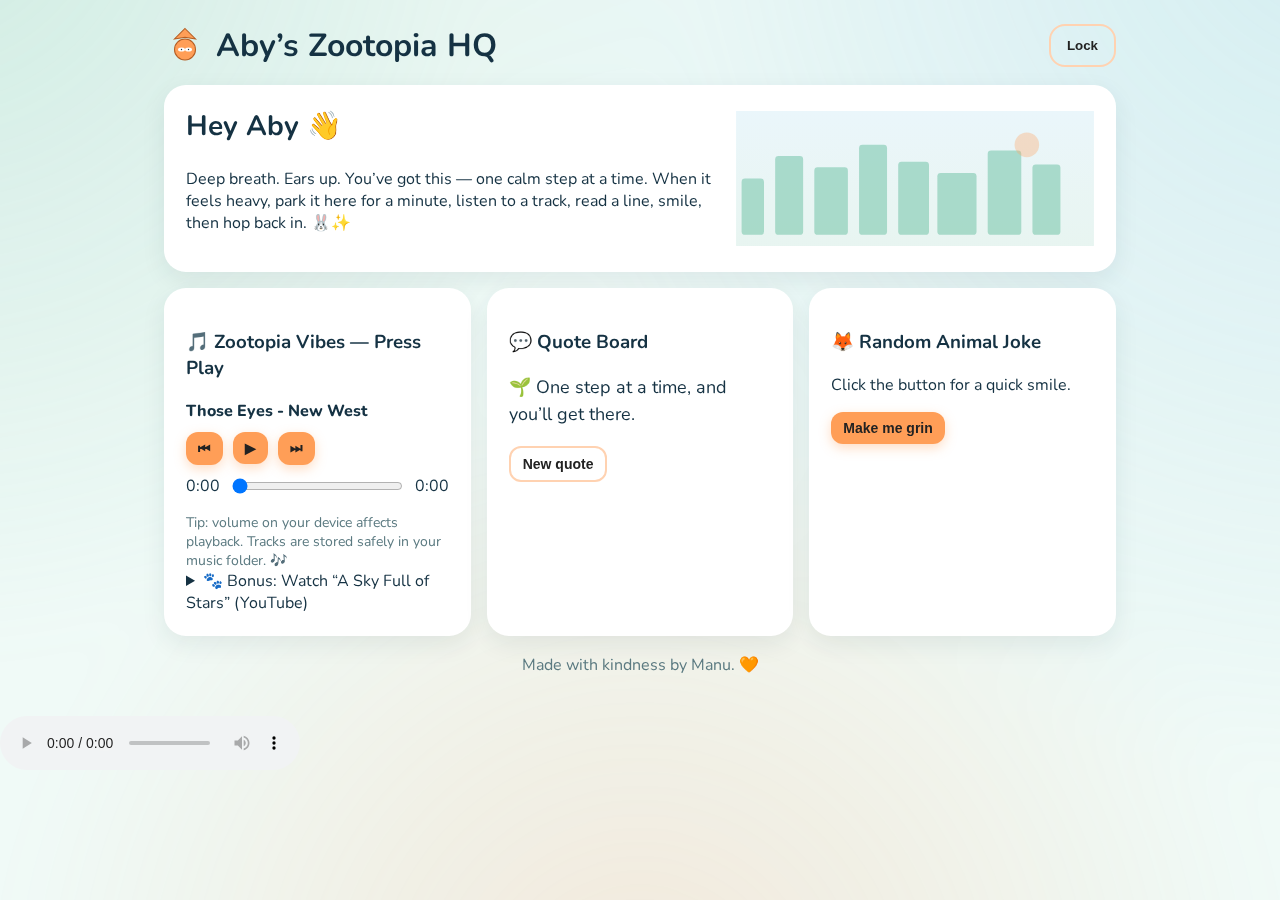
<file: index.html>
<!DOCTYPE html>
<html lang="en">
<head>
  <meta charset="UTF-8" />
  <meta name="viewport" content="width=device-width, initial-scale=1" />
  <title>Aby’s Zootopia HQ 🐾</title>
  <link rel="preconnect" href="https://fonts.googleapis.com">
  <link rel="preconnect" href="https://fonts.gstatic.com" crossorigin>
  <link href="https://fonts.googleapis.com/css2?family=Nunito:wght@400;700;900&display=swap" rel="stylesheet">
  <link rel="stylesheet" href="style.css" />

  <!-- Add the password hash so guard() works -->
  <script>
    window.ZOOTOPIA_PASSWORD_HASH = "bf87e15c14d31d571b89a5b4efbf10314b07da05f255cf7f23d985825585c8b2";
  </script>
  <script src="script.js" defer></script>
</head>
<body class="bg" onload="initQuotes(); initPlayer();">
  <div class="container">
    <header class="topbar">
      <div class="title">
        <img src="images/fox.svg" alt="" class="icon" />
        <h1>Aby’s Zootopia HQ</h1>
      </div>
      <button class="btn ghost" onclick="logout()">Lock</button>
    </header>

    <section class="hero card">
      <div class="hero-text">
        <h2>Hey Aby 👋</h2>
        <p>Deep breath. Ears up. You’ve got this — one calm step at a time. When it feels heavy, park it here for a minute, listen to a track, read a line, smile, then hop back in. 🐰✨</p>
      </div>
      <img src="images/skyline.svg" alt="" class="hero-art" />
    </section>

    <section class="grid">
      <article class="card">
        <h3>🎵 Zootopia Vibes — Press Play</h3>
        <div class="player">
          <div class="track-info">
            <div id="track-title">Loading…</div>
          </div>
          <!-- Updated audio tag with first track -->
          <audio id="audio" preload="none">
            <source id="audio-source" src="music/Those_Eyes.mp3" type="audio/mpeg" />
            Your browser does not support the audio element.
          </audio>
          <div class="controls">
            <button class="btn small" onclick="prevTrack()">⏮</button>
            <button class="btn small" onclick="togglePlay()" id="play-btn">▶</button>
            <button class="btn small" onclick="nextTrack()">⏭</button>
          </div>
          <div class="progress">
            <span id="current">0:00</span>
            <input id="seek" type="range" min="0" max="100" value="0" oninput="seekAudio(this.value)" />
            <span id="duration">0:00</span>
          </div>
          <p class="note">Tip: volume on your device affects playback. Tracks are stored safely in your music folder. 🎶</p>
        </div>
        <details class="yt">
          <summary>🐾 Bonus: Watch “A Sky Full of Stars” (YouTube)</summary>
          <div class="yt-wrap">
            <iframe width="560" height="315" src="https://www.youtube.com/embed/VPRjCeoBqrI" title="A Sky Full of Stars - Coldplay" frameborder="0" allow="accelerometer; autoplay; clipboard-write; encrypted-media; gyroscope; picture-in-picture" allowfullscreen></iframe>
          </div>
        </details>
      </article>

      <article class="card">
        <h3>💬 Quote Board</h3>
        <p id="quote" class="quote">Loading…</p>
        <button class="btn small ghost" onclick="nextQuote()">New quote</button>
      </article>

      <article class="card">
        <h3>🦊 Random Animal Joke</h3>
        <p id="joke">Click the button for a quick smile.</p>
        <button class="btn small" onclick="tellJoke()">Make me grin</button>
      </article>
    </section>

    <footer class="foot">
      <p>Made with kindness by Manu. 🧡</p>
    </footer>
  </div><!-- Music Player -->
<div class="music-player">
  <audio id="audio" controls autoplay>
    Your browser does not support the audio element.
  </audio>
</div>
</body>
</html>
</file>
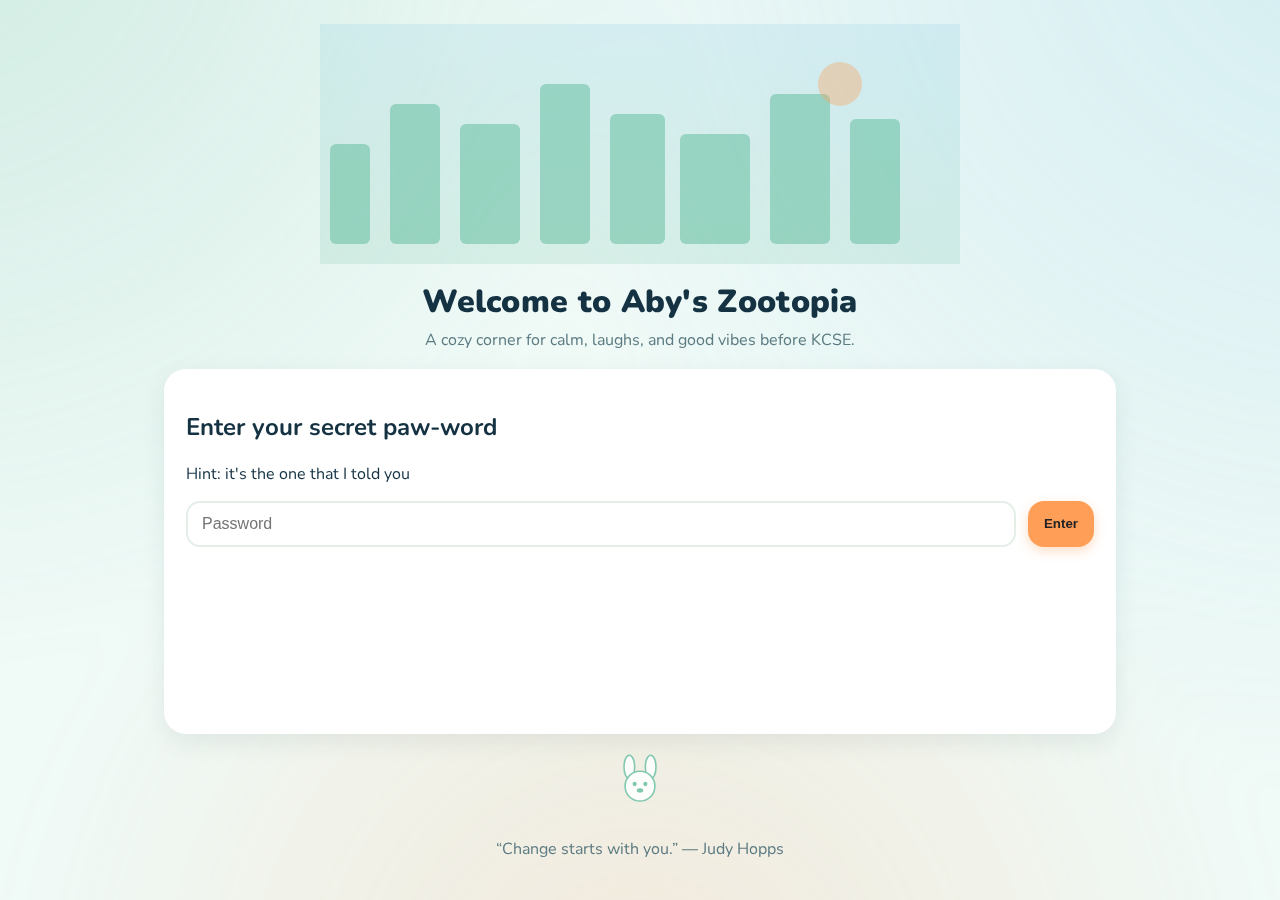
<file: password.html>
<!DOCTYPE html>
<html lang="en">
<head>
  <meta charset="UTF-8" />
  <meta name="viewport" content="width=device-width, initial-scale=1" />
  <title>Welcome to Zootopia Ab  </title>
  <link rel="preconnect" href="https://fonts.googleapis.com">
  <link rel="preconnect" href="https://fonts.gstatic.com" crossorigin>
  <link href="https://fonts.googleapis.com/css2?family=Nunito:wght@400;700;900&display=swap" rel="stylesheet">
  <link rel="stylesheet" href="style.css" />
</head>
<body class="bg">
  <div class="container auth">
    <header class="logo">
      <img src="images/skyline.svg" alt="" class="skyline" />
      <h1>Welcome to Aby's Zootopia </h1>
      <p class="subtitle">A cozy corner for calm, laughs, and good vibes before KCSE.</p>
    </header>

    <main class="card">
      <h2>Enter your secret paw-word</h2>
      <p class="hint">Hint: it's the one that I told you </p>
      <form id="pw-form">
        <input id="password" type="password" placeholder="Password" autocomplete="current-password" required />
        <button type="submit" class="btn">Enter</button>
      </form>
      <p id="error" class="error" aria-live="polite"></p>
    </main>

    <footer class="footnote">
      <img src="images/bunny.svg" alt="Bunny mascot" class="mascot" />
      <p>“Change starts with you.” — Judy Hopps</p>
    </footer>
  </div>

  <!-- Set hash before loading script.js -->
  <script>
    window.ZOOTOPIA_PASSWORD_HASH = "bf87e15c14d31d571b89a5b4efbf10314b07da05f255cf7f23d985825585c8b2";
  </script>
  <script src="script.js"></script>
</body>
</html>
</file>
<file: style.css>
/* Zootopia vibe: fresh greens, warm oranges, sky blues, rounded corners */
:root {
  --bg: #f0faf7;
  --card: #ffffff;
  --ink: #153243;
  --muted: #5b7a81;
  --accent: #ff9e57; /* orange */
  --accent-2: #6ec1a5; /* green */
  --accent-3: #7ec8e3; /* blue */
  --radius: 22px;
  --shadow: 0 8px 24px rgba(21,50,67,0.08);
}

* { box-sizing: border-box; }
html, body { height: 100%; }
body {
  margin: 0;
  font-family: 'Nunito', system-ui, -apple-system, Segoe UI, Roboto, sans-serif;
  color: var(--ink);
  background: var(--bg);
}

.bg::before {
  content: "";
  position: fixed;
  inset: -20vmax;
  background: radial-gradient(60vmax 60vmax at 10% 10%, rgba(110,193,165,0.25), transparent),
              radial-gradient(70vmax 70vmax at 90% 10%, rgba(126,200,227,0.25), transparent),
              radial-gradient(50vmax 50vmax at 50% 90%, rgba(255,158,87,0.18), transparent);
  filter: blur(30px);
  z-index: -1;
}

.container { max-width: 1000px; margin: 0 auto; padding: 24px; }
.auth { display: grid; gap: 18px; min-height: 100dvh; grid-template-rows: auto 1fr auto; }

.logo { text-align: center; }
.logo h1 { margin: 10px 0 6px; font-weight: 900; letter-spacing: 0.3px; }
.subtitle { margin: 0; color: var(--muted); }

.card {
  background: var(--card);
  border-radius: var(--radius);
  box-shadow: var(--shadow);
  padding: 22px;
}

#pw-form {
  display: grid; gap: 12px; margin-top: 12px;
  grid-template-columns: 1fr auto;
}
#password {
  padding: 12px 14px;
  border-radius: 14px;
  border: 2px solid #e4efe8;
  outline: none;
  font-size: 16px;
}
#password:focus { border-color: var(--accent-2); }
.btn {
  border: none;
  background: var(--accent);
  color: #222;
  font-weight: 800;
  padding: 12px 16px;
  border-radius: 16px;
  cursor: pointer;
  box-shadow: 0 4px 12px rgba(255,158,87,0.35);
  transition: transform 0.05s ease;
}
.btn:hover { transform: translateY(-1px); }
.btn.ghost { background: transparent; border: 2px solid #ffd2b1; box-shadow: none; }
.btn.small { padding: 8px 12px; border-radius: 12px; font-size: 14px; }

.error { color: #c0392b; font-weight: 700; min-height: 20px; }
.footnote { text-align: center; color: var(--muted); }
.mascot { width: 64px; opacity: 0.85; }

.topbar { display:flex; justify-content: space-between; align-items:center; margin-bottom: 18px; }
.title { display:flex; align-items:center; gap: 10px; }
.title h1 { margin: 0; }
.icon { width: 42px; height: 42px; }

.hero { display: grid; grid-template-columns: 1.2fr 0.8fr; align-items: center; gap: 12px; }
.hero-text h2 { margin-top:0; font-size: 28px; }
.hero-art { width: 100%; height: auto; opacity: 0.9; }

.grid { display: grid; grid-template-columns: repeat(3, 1fr); gap: 16px; margin-top: 16px; }
.grid .card { min-height: 240px; }

.player { display: grid; gap: 10px; }
.track-info { font-weight: 800; }
.controls { display:flex; gap:10px; align-items:center; }
.progress { display:flex; gap:10px; align-items:center; }
.progress input[type="range"] { flex:1; }
.note { color: var(--muted); font-size: 14px; margin: 6px 0 0; }

.quote { font-size: 18px; line-height: 1.5; }
.yt summary { cursor: pointer; }
.yt-wrap { position: relative; padding-bottom: 56.25%; height: 0; overflow: hidden; border-radius: 16px; box-shadow: var(--shadow); }
.yt-wrap iframe { position: absolute; top:0; left:0; width:100%; height:100%; border:0; }

.foot { text-align:center; color: var(--muted); margin: 18px 0 8px; }

@media (max-width: 900px) {
  .grid { grid-template-columns: 1fr; }
  .hero { grid-template-columns: 1fr; }
}
</file>
